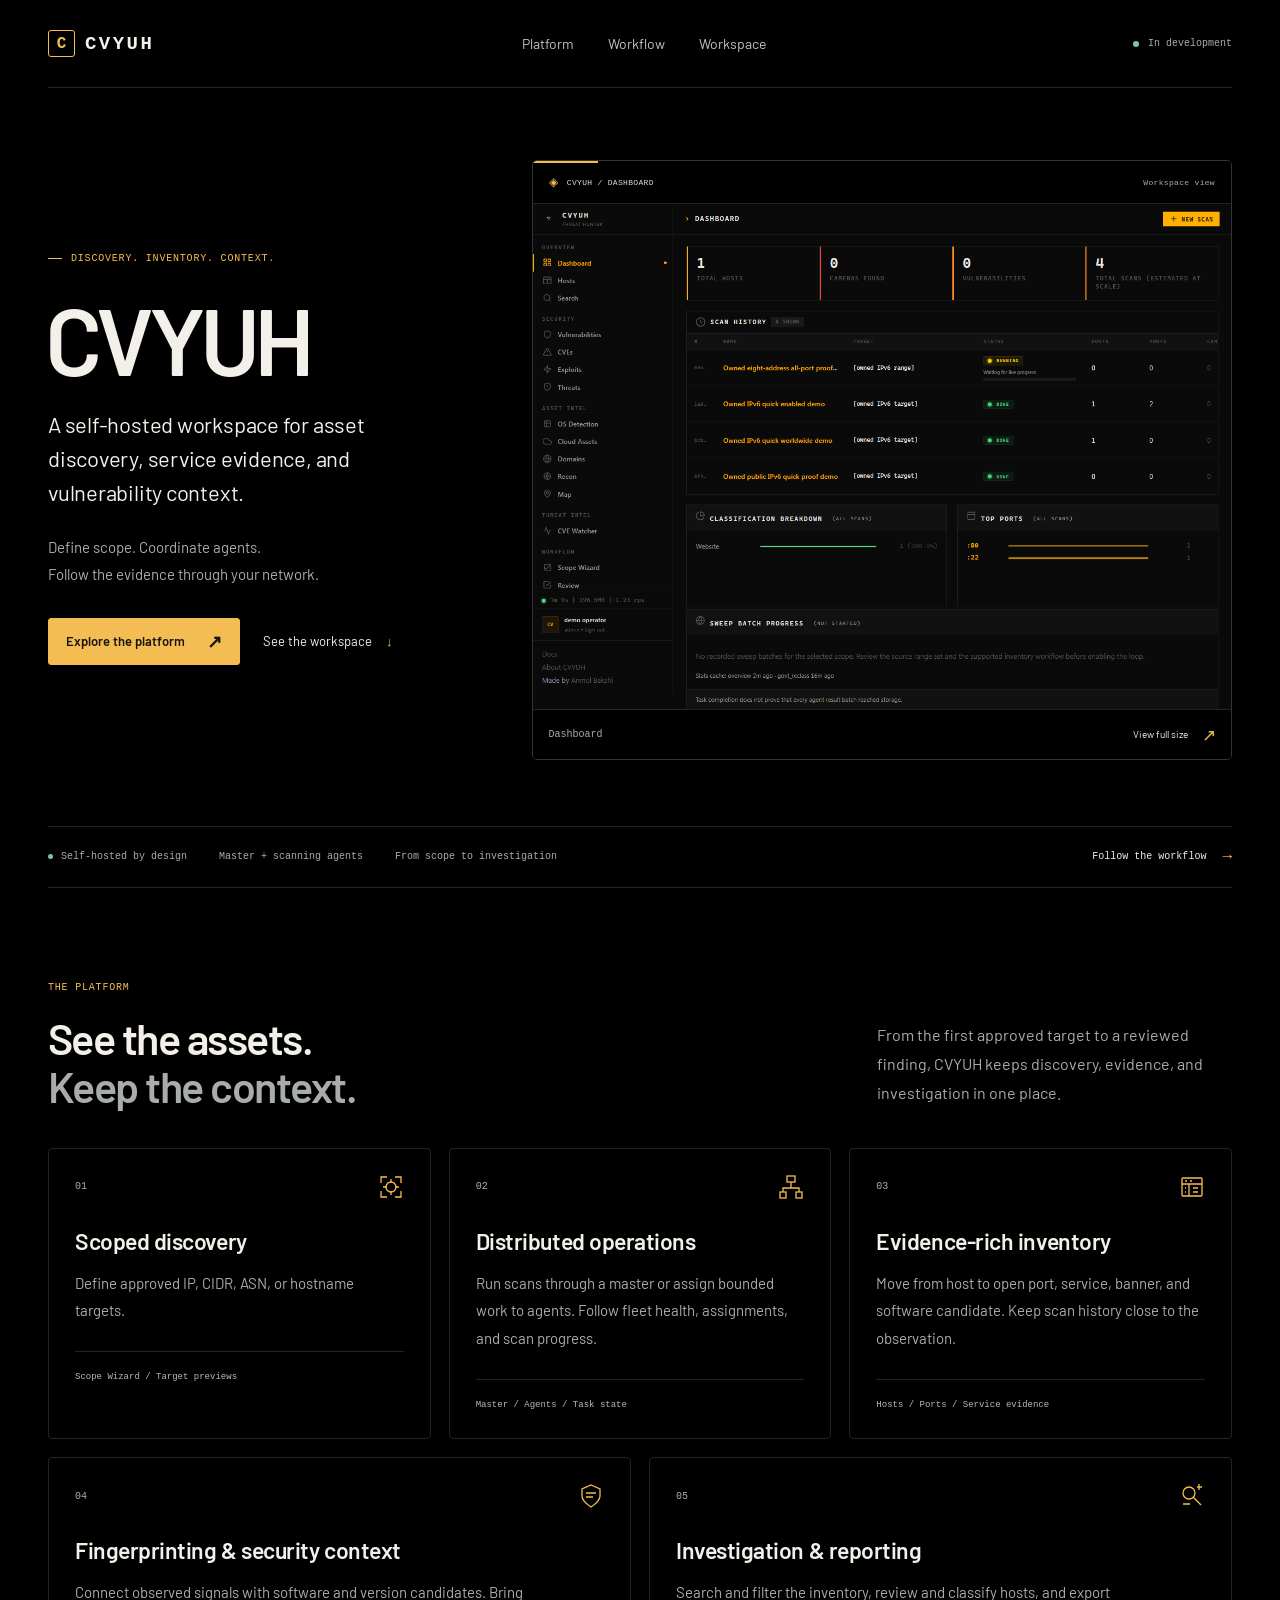
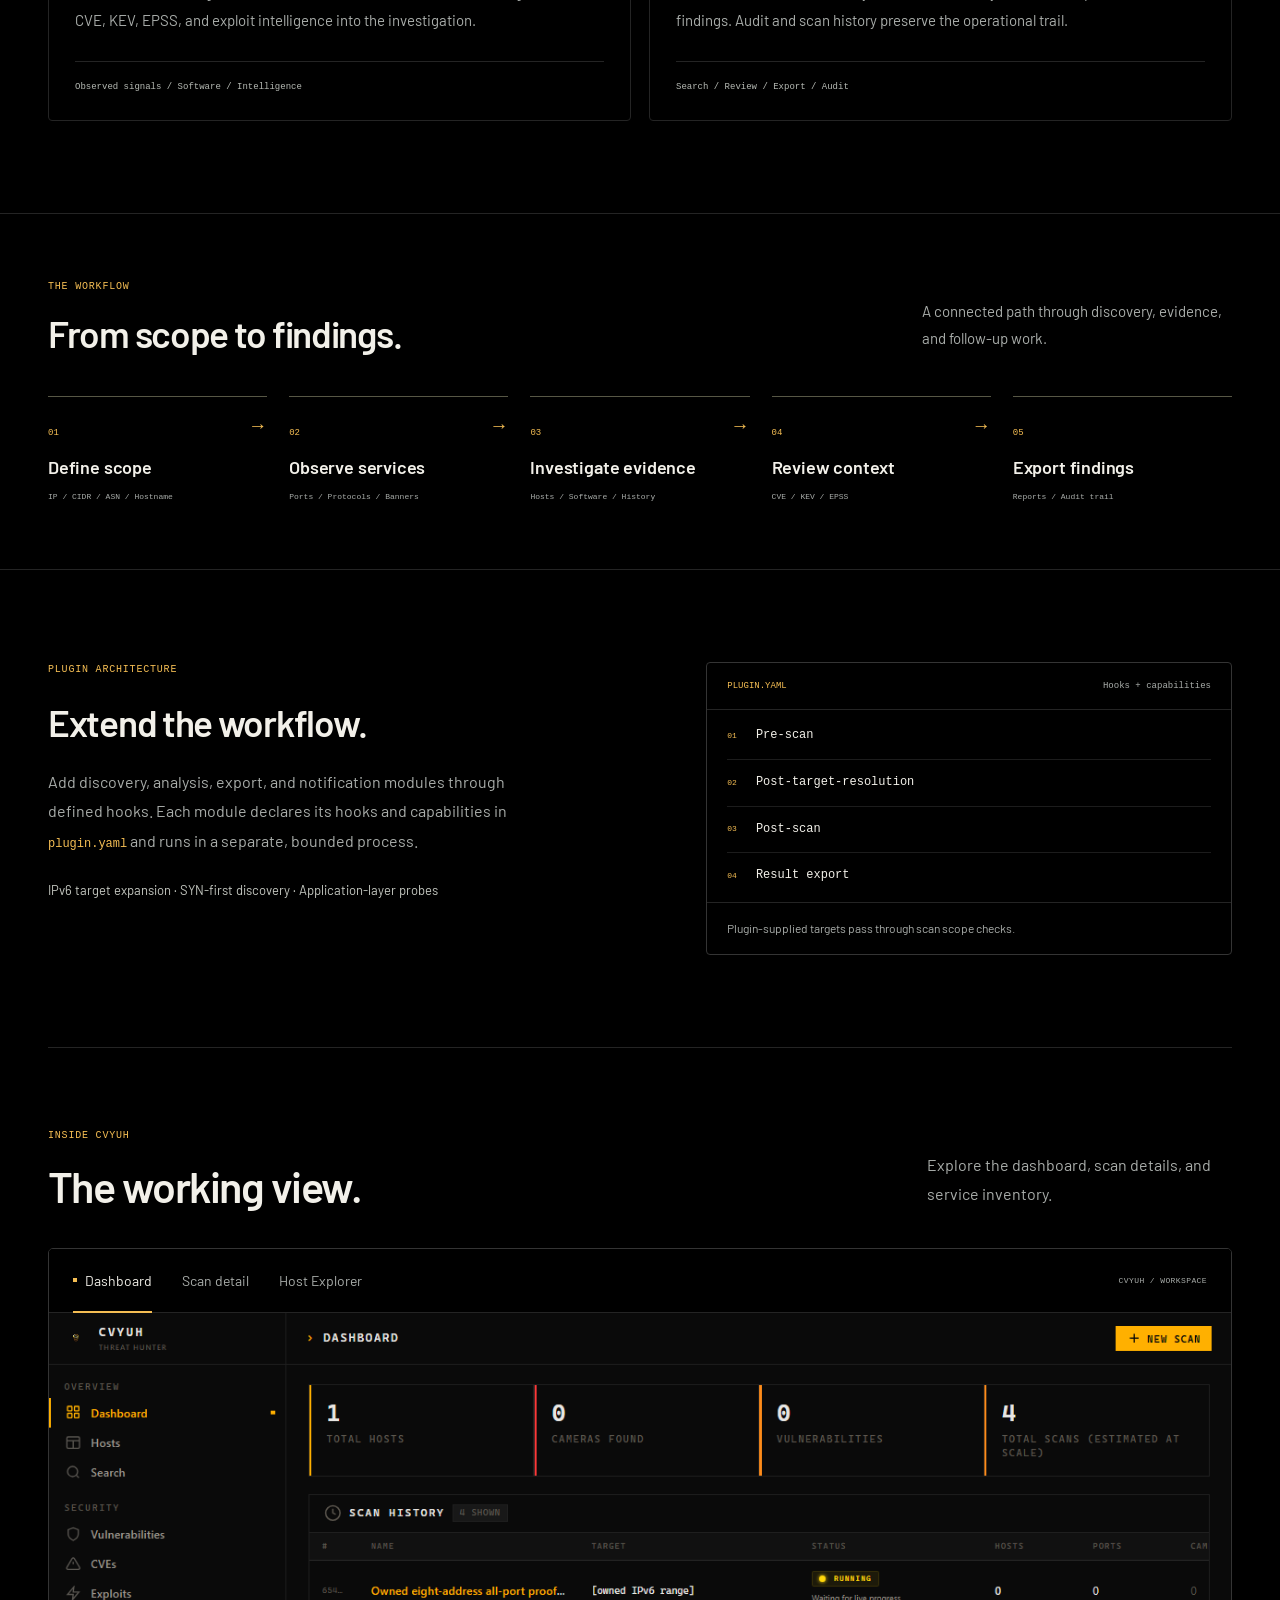
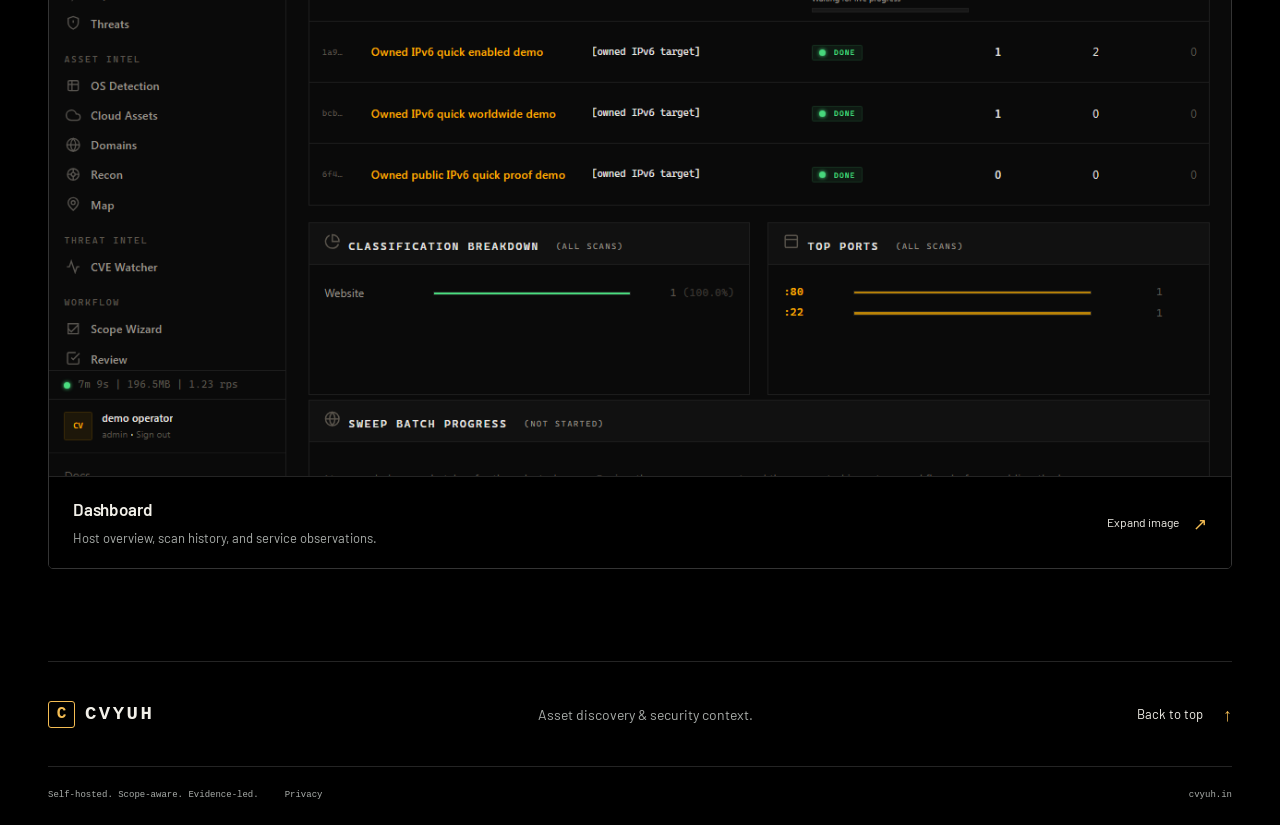
<file: index.html>
<!doctype html>
<html lang="en">
<head>
  <meta charset="utf-8">
  <meta name="referrer" content="no-referrer">
  <meta http-equiv="Content-Security-Policy" content="default-src 'none'; script-src 'self'; style-src 'self'; img-src 'self'; font-src 'self'; connect-src 'none'; object-src 'none'; base-uri 'none'; form-action 'none'; frame-src 'none'; media-src 'none'; worker-src 'none'">
  <meta name="viewport" content="width=device-width, initial-scale=1">
  <meta name="color-scheme" content="dark">
  <meta name="theme-color" content="#000000">
  <title>CVYUH — Asset discovery &amp; security context</title>
  <meta name="description" content="CVYUH is a self-hosted workspace for asset discovery, service evidence, and vulnerability context. Define scope, coordinate agents, and investigate your inventory.">
  <link rel="canonical" href="https://cvyuh.in/">
  <meta property="og:type" content="website">
  <meta property="og:site_name" content="CVYUH">
  <meta property="og:title" content="CVYUH — Asset discovery &amp; security context">
  <meta property="og:description" content="A self-hosted workspace for asset discovery, service evidence, and vulnerability context.">
  <meta property="og:url" content="https://cvyuh.in/">
  <meta property="og:image" content="https://cvyuh.in/assets/social.png">
  <meta property="og:image:width" content="1200">
  <meta property="og:image:height" content="630">
  <meta property="og:image:alt" content="CVYUH. Asset discovery. Security context.">
  <meta name="twitter:card" content="summary_large_image">
  <link rel="icon" href="assets/favicon.svg" type="image/svg+xml">
  <link rel="preload" href="assets/fonts/Barlow-Regular.ttf" as="font" type="font/ttf" crossorigin>
  <link rel="preload" href="assets/fonts/Barlow-SemiBold.ttf" as="font" type="font/ttf" crossorigin>
  <link rel="stylesheet" href="assets/style.css">
  <script src="assets/site.js" defer></script>
</head>
<body>
  <a class="skip-link" href="#main">Skip to content</a>
  <header class="site-header shell"><a class="brand" href="./" aria-label="CVYUH home"><span class="brand-mark" aria-hidden="true">C</span>CVYUH</a><nav aria-label="Main navigation"><a href="#platform">Platform</a><a href="#workflow">Workflow</a><a href="#workspace">Workspace</a></nav><span class="dev-status"><span aria-hidden="true"></span>In development</span></header>
  <main id="main">
    <section class="hero shell" aria-labelledby="title">
      <div class="hero-copy"><p class="eyebrow"><span aria-hidden="true"></span>Discovery. Inventory. Context.</p><h1 id="title">CVYUH</h1><p class="hero-description">A self-hosted workspace for asset discovery, service evidence, and vulnerability context.</p><p class="hero-detail">Define scope. Coordinate agents.<br>Follow the evidence through your network.</p><div class="hero-actions"><a class="button" href="#platform">Explore the platform <span aria-hidden="true">↗</span></a><a class="quiet-link" href="#workspace">See the workspace <span aria-hidden="true">↓</span></a></div></div>
      <figure class="hero-screen preview-panel"><div class="image-chrome"><span class="chrome-path"><span aria-hidden="true">◈</span>CVYUH / DASHBOARD</span><span class="chrome-note">Workspace view</span></div><div class="hero-image"><a class="preview-image-link" href="assets/previews/dashboard.webp" aria-label="Expand CVYUH dashboard screenshot"><img src="assets/previews/dashboard.webp" width="1280" height="950" alt="CVYUH dashboard with host metrics, scan history, classification, and port observations." fetchpriority="high" decoding="async"></a></div><figcaption><h3>Dashboard</h3><a class="expand-link" href="assets/previews/dashboard.webp">View full size <span aria-hidden="true">↗</span></a></figcaption></figure>
      <div class="system-strip"><span><i aria-hidden="true"></i>Self-hosted by design</span><span>Master + scanning agents</span><span>From scope to investigation</span><a href="#workflow">Follow the workflow <span aria-hidden="true">→</span></a></div>
    </section>

    <section class="platform shell section" id="platform" aria-labelledby="platform-title"><div class="section-top"><div><p class="eyebrow">The platform</p><h2 id="platform-title">See the assets.<br><span>Keep the context.</span></h2></div><p>From the first approved target to a reviewed finding, CVYUH keeps discovery, evidence, and investigation in one place.</p></div><div class="capability-grid">
      <article class="capability"><div class="capability-top"><span class="cap-number">01</span><svg width="26" height="26" viewBox="0 0 26 26" fill="none" aria-hidden="true"><path d="M3 9V3h6m8 0h6v6M3 17v6h6m8 0h6v-6" stroke="currentColor" stroke-width="1.3"/><circle cx="13" cy="13" r="5" stroke="currentColor" stroke-width="1.3"/><path d="M13 5v4m0 8v4M5 13h4m8 0h4" stroke="currentColor" stroke-width="1.3"/></svg></div><h3>Scoped discovery</h3><p>Define approved IP, CIDR, ASN, or hostname targets.</p><span class="capability-tag">Scope Wizard / Target previews</span></article>
      <article class="capability"><div class="capability-top"><span class="cap-number">02</span><svg width="26" height="26" viewBox="0 0 26 26" fill="none" aria-hidden="true"><rect x="9" y="2" width="8" height="6" stroke="currentColor" stroke-width="1.3"/><path d="M13 8v6M5 18v-4h16v4" stroke="currentColor" stroke-width="1.3"/><rect x="2" y="18" width="6" height="6" stroke="currentColor" stroke-width="1.3"/><rect x="18" y="18" width="6" height="6" stroke="currentColor" stroke-width="1.3"/></svg></div><h3>Distributed operations</h3><p>Run scans through a master or assign bounded work to agents. Follow fleet health, assignments, and scan progress.</p><span class="capability-tag">Master / Agents / Task state</span></article>
      <article class="capability"><div class="capability-top"><span class="cap-number">03</span><svg width="26" height="26" viewBox="0 0 26 26" fill="none" aria-hidden="true"><rect x="3" y="4" width="20" height="18" rx="1" stroke="currentColor" stroke-width="1.3"/><path d="M3 10h20M10 10v12M6 7h2m3 0h2M14 14h5m-5 4h5M6 14h1m-1 4h1" stroke="currentColor" stroke-width="1.3"/></svg></div><h3>Evidence-rich inventory</h3><p>Move from host to open port, service, banner, and software candidate. Keep scan history close to the observation.</p><span class="capability-tag">Hosts / Ports / Service evidence</span></article>
      <article class="capability wide"><div class="capability-top"><span class="cap-number">04</span><svg width="26" height="26" viewBox="0 0 26 26" fill="none" aria-hidden="true"><path d="m13 2 9 4v7c0 5-9 11-9 11S4 18 4 13V6Z" stroke="currentColor" stroke-width="1.3"/><path d="M8 10h10M8 14h7" stroke="currentColor" stroke-width="1.3"/></svg></div><h3>Fingerprinting &amp; security context</h3><p>Connect observed signals with software and version candidates. Bring CVE, KEV, EPSS, and exploit intelligence into the investigation.</p><span class="capability-tag">Observed signals / Software / Intelligence</span></article>
      <article class="capability wide"><div class="capability-top"><span class="cap-number">05</span><svg width="26" height="26" viewBox="0 0 26 26" fill="none" aria-hidden="true"><circle cx="10" cy="10" r="6" stroke="currentColor" stroke-width="1.3"/><path d="m14 14 8 8M18 4h5m-3-3v6M4 21h7" stroke="currentColor" stroke-width="1.3"/></svg></div><h3>Investigation &amp; reporting</h3><p>Search and filter the inventory, review and classify hosts, and export findings. Audit and scan history preserve the operational trail.</p><span class="capability-tag">Search / Review / Export / Audit</span></article>
    </div></section>

    <section class="workflow-section" id="workflow" aria-labelledby="workflow-title"><div class="shell"><div class="section-top"><div><p class="eyebrow">The workflow</p><h2 id="workflow-title">From scope to findings.</h2></div><p>A connected path through discovery, evidence, and follow-up work.</p></div><ol class="workflow"><li><span class="step-number">01</span><h3>Define scope</h3><p>IP / CIDR / ASN / Hostname</p></li><li><span class="step-number">02</span><h3>Observe services</h3><p>Ports / Protocols / Banners</p></li><li><span class="step-number">03</span><h3>Investigate evidence</h3><p>Hosts / Software / History</p></li><li><span class="step-number">04</span><h3>Review context</h3><p>CVE / KEV / EPSS</p></li><li><span class="step-number">05</span><h3>Export findings</h3><p>Reports / Audit trail</p></li></ol></div></section>

    <section class="plugins shell section" id="plugins" aria-labelledby="plugins-title"><div class="plugin-intro"><p class="eyebrow">Plugin architecture</p><h2 id="plugins-title">Extend the workflow.</h2><p>Add discovery, analysis, export, and notification modules through defined hooks. Each module declares its hooks and capabilities in <code>plugin.yaml</code> and runs in a separate, bounded process.</p><p class="plugin-examples">IPv6 target expansion · SYN-first discovery · Application-layer probes</p></div><div class="hook-panel"><div class="hook-panel-heading"><span>PLUGIN.YAML</span><span>Hooks + capabilities</span></div><ol class="hook-list"><li><span>01</span>Pre-scan</li><li><span>02</span>Post-target-resolution</li><li><span>03</span>Post-scan</li><li><span>04</span>Result export</li></ol><p>Plugin-supplied targets pass through scan scope checks.</p></div></section>

    <section class="workspace shell section" id="workspace" aria-labelledby="workspace-title"><div class="section-top"><div><p class="eyebrow">Inside CVYUH</p><h2 id="workspace-title">The working view.</h2></div><p>Explore the dashboard, scan details, and service inventory.</p></div><div class="product-viewer"><div class="viewer-toolbar"><div class="view-tabs" aria-label="Workspace screenshots"><a id="tab-dashboard" href="#view-dashboard" class="view-tab">Dashboard</a><a id="tab-scans" href="#view-scans" class="view-tab">Scan detail</a><a id="tab-hosts" href="#view-hosts" class="view-tab">Host Explorer</a></div><span class="viewer-label">CVYUH / WORKSPACE</span></div>
      <figure class="preview-panel" id="view-dashboard"><div class="screen-stage">
        <!-- preview:dashboard:start -->
        <a class="preview-image-link" href="assets/previews/dashboard.webp" aria-label="Expand dashboard screenshot"><img src="assets/previews/dashboard.webp" width="1280" height="950" alt="CVYUH dashboard with host metrics, scan history, classification, and port observations." loading="lazy" decoding="async"></a>
        <!-- preview:dashboard:end -->
      </div><figcaption class="screen-caption"><div><h3>Dashboard</h3><p>Host overview, scan history, and service observations.</p></div><a href="assets/previews/dashboard.webp" class="expand-link">Expand image <span aria-hidden="true">↗</span></a></figcaption></figure>
      <figure class="preview-panel" id="view-scans"><div class="screen-stage">
        <!-- preview:scans:start -->
        <a class="preview-image-link" href="assets/previews/scans.webp" aria-label="Expand scan detail screenshot"><img src="assets/previews/scans.webp" width="1280" height="1024" alt="CVYUH scan detail showing status, scan configuration, port observations, and software labels." loading="lazy" decoding="async"></a>
        <!-- preview:scans:end -->
      </div><figcaption class="screen-caption"><div><h3>Scan detail</h3><p>Configuration, progress, enrichment, and results in one view.</p></div><a href="assets/previews/scans.webp" class="expand-link">Expand image <span aria-hidden="true">↗</span></a></figcaption></figure>
      <figure class="preview-panel" id="view-hosts"><div class="screen-stage">
        <!-- preview:hosts:start -->
        <a class="preview-image-link" href="assets/previews/hosts.webp" aria-label="Expand Host Explorer screenshot"><img src="assets/previews/hosts.webp" width="1280" height="900" alt="CVYUH Host Explorer with search, filters, an IPv6 host entry, port observations, and service labels." loading="lazy" decoding="async"></a>
        <!-- preview:hosts:end -->
      </div><figcaption class="screen-caption"><div><h3>Host Explorer</h3><p>Searchable inventory with service and software context.</p></div><a href="assets/previews/hosts.webp" class="expand-link">Expand image <span aria-hidden="true">↗</span></a></figcaption></figure>
    </div></section>
  </main>
  <footer class="site-footer shell"><div class="footer-main"><a class="brand" href="./" aria-label="CVYUH home"><span class="brand-mark" aria-hidden="true">C</span>CVYUH</a><p>Asset discovery &amp; security context.</p><a class="back-top" href="#main">Back to top <span aria-hidden="true">↑</span></a></div><div class="footer-bottom"><span>Self-hosted. Scope-aware. Evidence-led.</span><a href="privacy.html">Privacy</a><span>cvyuh.in</span></div></footer>
  <dialog class="image-dialog" aria-labelledby="dialog-title"><div class="dialog-toolbar"><h2 id="dialog-title">CVYUH workspace</h2><button class="dialog-close" type="button" aria-label="Close expanded image">Close <span aria-hidden="true">×</span></button></div><div class="dialog-image-area"><img width="1280" height="1024" alt=""></div></dialog>
</body>
</html>
</file>
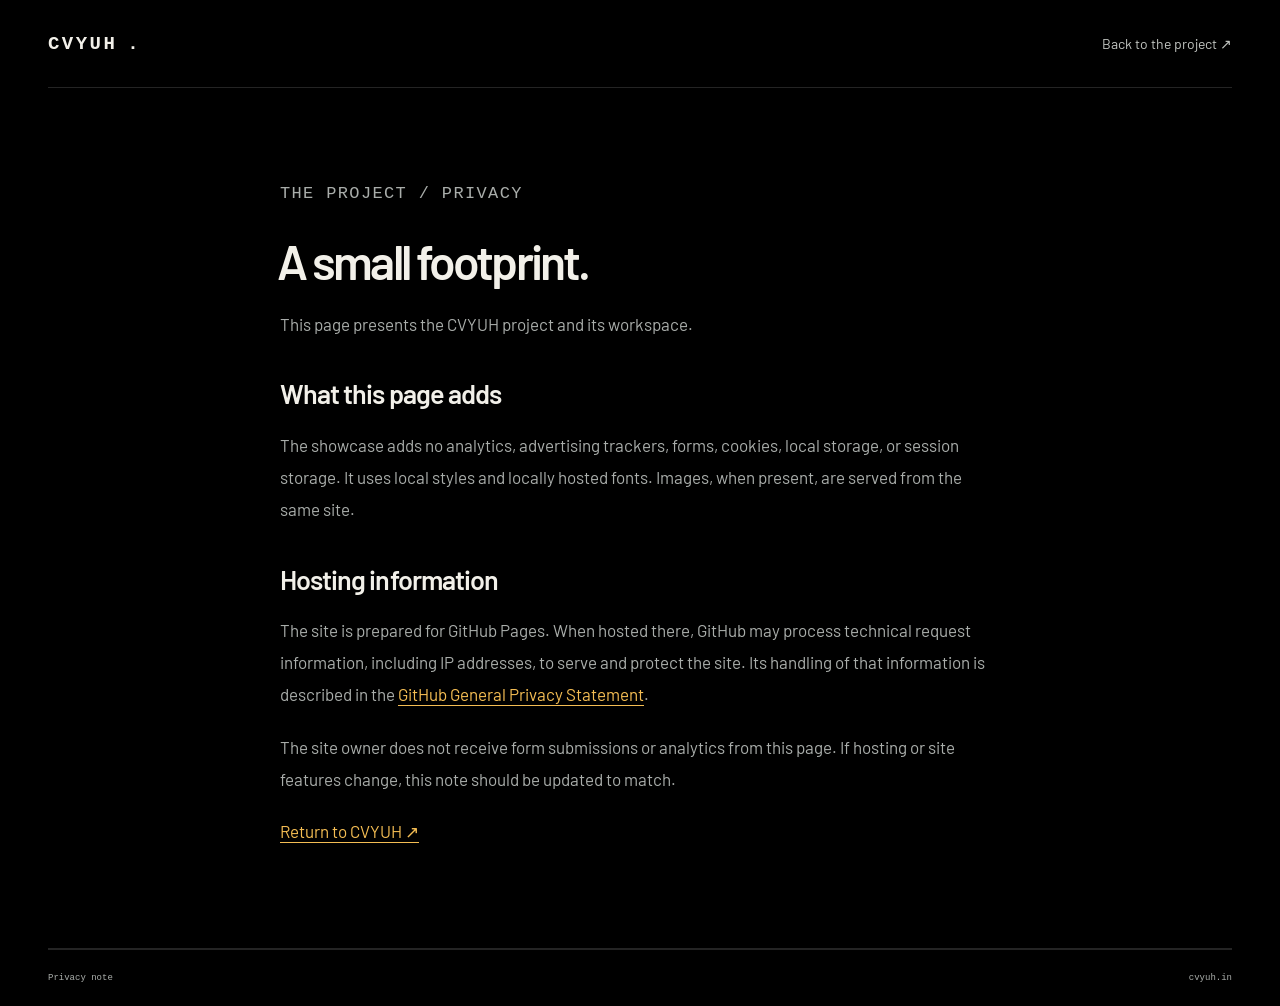
<file: privacy.html>
<!doctype html>
<html lang="en">
<head>
  <meta charset="utf-8">
  <meta name="referrer" content="no-referrer">
  <meta http-equiv="Content-Security-Policy" content="default-src 'none'; script-src 'none'; style-src 'self'; img-src 'self'; font-src 'self'; connect-src 'none'; object-src 'none'; base-uri 'none'; form-action 'none'; frame-src 'none'; media-src 'none'; worker-src 'none'">
  <meta name="viewport" content="width=device-width, initial-scale=1">
  <meta name="color-scheme" content="dark">
  <meta name="theme-color" content="#000000">
  <meta name="description" content="Privacy information for the static CVYUH project showcase.">
  <title>Privacy — CVYUH</title>
  <link rel="canonical" href="https://cvyuh.in/privacy.html">
  <link rel="icon" href="assets/favicon.svg" type="image/svg+xml">
  <link rel="stylesheet" href="assets/style.css">
</head>
<body>
  <a class="skip-link" href="#main">Skip to content</a>
  <header class="site-header wrap"><a class="brand" href="./" aria-label="CVYUH home">CVYUH<span class="brand-period">.</span></a><nav class="main-nav" aria-label="Main navigation"><a href="./">Back to the project <span aria-hidden="true">↗</span></a></nav></header>
  <main class="privacy-main wrap" id="main">
    <p class="eyebrow">The project / Privacy</p>
    <h1>A small footprint.</h1>
    <p>This page presents the CVYUH project and its workspace.</p>
    <h2>What this page adds</h2>
    <p>The showcase adds no analytics, advertising trackers, forms, cookies, local storage, or session storage. It uses local styles and locally hosted fonts. Images, when present, are served from the same site.</p>
    <h2>Hosting information</h2>
    <p>The site is prepared for GitHub Pages. When hosted there, GitHub may process technical request information, including IP addresses, to serve and protect the site. Its handling of that information is described in the <a href="https://docs.github.com/en/site-policy/privacy-policies/github-general-privacy-statement" rel="noreferrer">GitHub General Privacy Statement</a>.</p>
    <p>The site owner does not receive form submissions or analytics from this page. If hosting or site features change, this note should be updated to match.</p>
    <p><a href="./">Return to CVYUH <span aria-hidden="true">↗</span></a></p>
  </main>
  <footer class="site-footer wrap"><div class="footer-bottom"><span>Privacy note</span><span>cvyuh.in</span></div></footer>
</body>
</html>
</file>
<file: assets/style.css>
@font-face{font-family:Barlow;src:url('fonts/Barlow-Regular.ttf') format('truetype');font-weight:400;font-style:normal;font-display:swap}@font-face{font-family:Barlow;src:url('fonts/Barlow-SemiBold.ttf') format('truetype');font-weight:600 900;font-style:normal;font-display:swap}
:root{color-scheme:dark;--bg:#000000;--surface:#000000;--raised:#000000;--ink:#f2f0e9;--muted:#a9adaa;--amber:#f4bd53;--green:#7bc79c;--line:#242424;--mono:"Cascadia Code",Consolas,monospace;--font:Barlow,"Segoe UI",Arial,sans-serif}
*{box-sizing:border-box}html{scroll-behavior:smooth;scroll-padding-top:32px}body{margin:0;background:var(--bg);color:var(--ink);font-family:var(--font);font-size:16px;line-height:1.65;-webkit-font-smoothing:antialiased}a{color:inherit;text-decoration:none}h1,h2,h3,p,figure{margin:0}button{font:inherit;color:inherit}svg{display:block}::selection{color:#101111;background:var(--amber)}a:focus-visible,button:focus-visible{outline:2px solid var(--amber);outline-offset:5px}.shell,.wrap{width:min(1240px,calc(100% - 96px));margin-inline:auto}.skip-link{position:fixed;top:12px;left:12px;transform:translateY(-180%);z-index:50;padding:12px 18px;background:var(--amber);color:var(--bg)}.skip-link:focus{transform:none}.site-header{height:88px;display:flex;align-items:center;justify-content:space-between;gap:25px;border-bottom:1px solid var(--line)}.brand{font:600 19px var(--mono);letter-spacing:.13em;display:inline-flex;gap:10px;align-items:center}.brand-mark{font:600 16px var(--mono);display:grid;place-items:center;border:1px solid var(--amber);width:27px;height:27px;color:var(--amber);border-radius:3px;letter-spacing:0}.site-header nav,.main-nav{display:flex;gap:34px;font-size:14px}.site-header nav a{padding-block:14px;color:#c2c5c1;transition:color .18s}.site-header nav a:hover{color:var(--amber)}.dev-status{display:inline-flex;gap:9px;align-items:center;font:10px var(--mono);color:var(--muted)}.dev-status>span{width:6px;height:6px;border-radius:50%;background:var(--green)}.hero{display:grid;grid-template-columns:.85fr 1.35fr;gap:56px 44px;align-items:center;padding-top:72px}.hero-copy{padding-bottom:4px}.eyebrow{font:10px/1.6 var(--mono);text-transform:uppercase;letter-spacing:.08em;color:var(--amber);margin-bottom:24px;display:flex;align-items:center;gap:9px}.hero .eyebrow>span{width:14px;height:1px;background:var(--amber)}h1{font-size:clamp(78px,7.4vw,112px);font-weight:600;letter-spacing:-.06em;line-height:1;margin-left:-3px}.hero-description{font-size:22px;line-height:1.55;letter-spacing:-.01em;margin-top:22px;max-width:410px}.hero-detail{color:var(--muted);font-size:15px;line-height:1.8;margin-top:24px}.hero-actions{display:flex;align-items:center;gap:23px;flex-wrap:wrap;margin-top:30px}.button{display:inline-flex;align-items:center;gap:22px;padding:12px 17px;border:1px solid var(--amber);border-radius:3px;background:var(--amber);color:#18150d;font-weight:600;font-size:13px;min-height:47px;transition:background .18s,transform .18s}.button:hover{background:#ffd483;transform:translateY(-2px)}.button span{font-size:18px;line-height:1}.quiet-link{font-size:13px;display:inline-flex;align-items:center;gap:14px;padding-block:12px}.quiet-link span{color:var(--amber)}.hero-screen{border:1px solid #343434;border-radius:5px;overflow:hidden;box-shadow:14px 18px 0 #080808;position:relative;background:#000000}.hero-screen:before{position:absolute;content:"";height:2px;background:var(--amber);width:65px;left:0;top:0}.image-chrome{min-height:43px;display:flex;justify-content:space-between;align-items:center;gap:20px;padding:10px 16px;background:#000000;border-bottom:1px solid var(--line);font:8px var(--mono);letter-spacing:.04em}.chrome-path{display:flex;align-items:center;gap:8px;color:#deded6}.chrome-path>span{color:var(--amber);font-size:12px}.chrome-note{color:var(--muted);font-size:8px}.hero-image{aspect-ratio:1.38;overflow:hidden}.preview-image-link{display:block;width:100%;height:100%;cursor:zoom-in}.preview-image-link img{display:block;width:100%;height:auto;object-position:top}.preview-image-link:focus-visible{outline-offset:-5px}.hero-screen figcaption{padding:10px 15px;background:#000000;border-top:1px solid var(--line);display:flex;justify-content:space-between;align-items:center;gap:20px}.hero-screen h3{font:10px var(--mono);color:var(--muted);letter-spacing:0}.expand-link{display:inline-flex;align-items:center;gap:14px;white-space:nowrap;font-size:12px;min-height:32px}.expand-link>span{color:var(--amber);font-size:17px}.hero-screen .expand-link{font-size:10px;min-height:26px}.system-strip{grid-column:1/-1;display:flex;align-items:center;gap:32px;border-block:1px solid var(--line);padding-block:21px;font:10px var(--mono);color:var(--muted);letter-spacing:0;margin-top:10px}.system-strip>span{display:flex;align-items:center;gap:8px}.system-strip i{width:5px;height:5px;background:var(--green);display:inline-block;border-radius:50%}.system-strip>a{margin-left:auto;display:flex;gap:16px;align-items:center;color:var(--ink)}.system-strip>a>span{color:var(--amber);font-size:16px}.section{padding-block:92px}.section-top{display:flex;justify-content:space-between;align-items:end;gap:60px;margin-bottom:38px}.section-top .eyebrow{margin-bottom:18px}h2{font-size:43px;font-weight:600;letter-spacing:-.035em;line-height:1.12}h2>span{color:var(--muted)}.section-top>p{font-size:16px;color:var(--muted);line-height:1.8;max-width:355px;padding-bottom:2px}.capability-grid{display:grid;grid-template-columns:repeat(6,1fr);gap:18px}.capability{grid-column:span 2;background:var(--surface);border:1px solid var(--line);border-radius:4px;padding:25px 26px;transition:border-color .18s}.capability:hover{border-color:#686349}.capability.wide{grid-column:span 3}.capability-top{display:flex;align-items:center;justify-content:space-between;margin-bottom:27px;color:var(--amber)}.cap-number{font:10px var(--mono);color:var(--muted)}.capability h3{font-size:23px;line-height:1.3;font-weight:600;letter-spacing:-.02em}.capability>p{font-size:15px;color:var(--muted);line-height:1.85;margin-top:13px;max-width:480px}.capability-tag{display:block;border-top:1px solid var(--line);padding-top:17px;margin-top:26px;color:#b6bab4;font:9px/1.8 var(--mono);letter-spacing:0}.workflow-section{border-block:1px solid var(--line);background:#000000;padding-block:65px}.workflow-section .section-top{margin-bottom:42px}.workflow-section h2{font-size:37px}.workflow-section .section-top>p{max-width:310px;font-size:15px}.workflow{display:grid;grid-template-columns:repeat(5,1fr);list-style:none;padding:0;margin:0;gap:22px}.workflow li{border-top:1px solid #575745;padding-top:19px;position:relative}.workflow li:not(:last-child):after{content:"→";position:absolute;right:0;top:12px;color:var(--amber);font-size:19px}.step-number{font:9px var(--mono);color:var(--amber)}.workflow h3{font-size:18px;font-weight:600;margin-top:12px;line-height:1.4;letter-spacing:-.01em}.workflow p{font:8px/1.8 var(--mono);color:var(--muted);margin-top:10px;letter-spacing:0}.workspace .section-top>p{max-width:305px}.product-viewer{border:1px solid #343434;border-radius:5px;overflow:hidden;background:#000000;box-shadow:0 18px 65px #0002}.viewer-toolbar{display:flex;justify-content:space-between;align-items:center;gap:20px;background:#000000;border-bottom:1px solid var(--line);padding-inline:24px;min-height:64px}.view-tabs{display:flex;gap:30px;align-self:stretch}.view-tab{display:flex;align-items:center;gap:8px;font-size:14px;color:var(--muted);border-bottom:2px solid transparent;padding-block:17px;margin-bottom:-1px;white-space:nowrap}.view-tab[aria-selected=true]{border-color:var(--amber);color:var(--ink)}.view-tab[aria-selected=true]:before{content:"";width:4px;height:4px;background:var(--amber)}.view-tab:hover{color:var(--ink)}.viewer-label{font:8px var(--mono);color:var(--muted);letter-spacing:.05em}.preview-panel[hidden]{display:none}.screen-stage{aspect-ratio:1.55;background:#000000;overflow:hidden}.screen-stage img{height:auto}.screen-caption{background:#000000;padding:18px 24px;display:flex;justify-content:space-between;align-items:center;gap:25px;border-top:1px solid var(--line)}.screen-caption h3{font-size:17px;font-weight:600;letter-spacing:-.01em}.screen-caption p{font-size:13px;line-height:1.8;color:var(--muted);margin-top:4px}.screen-caption .expand-link{font-size:12px;min-height:36px}.site-footer{border-top:1px solid var(--line)}.footer-main{display:flex;align-items:center;justify-content:space-between;gap:25px;padding-block:34px}.footer-main p{font-size:14px;color:var(--muted)}.back-top{display:inline-flex;align-items:center;gap:20px;font-size:13px;min-height:36px}.back-top>span{color:var(--amber);font-size:18px}.footer-bottom{display:flex;gap:26px;border-top:1px solid var(--line);padding-block:20px;font:9px/1.8 var(--mono);color:var(--muted);letter-spacing:0}.footer-bottom>span:last-child{margin-left:auto}.image-dialog{background:var(--bg);color:var(--ink);border:1px solid #5f655e;border-radius:5px;padding:0;width:min(1400px,96vw);max-width:96vw;max-height:94dvh;box-shadow:0 30px 100px #0009}.image-dialog::backdrop{background:#060908eb}.dialog-toolbar{position:sticky;top:0;z-index:1;display:flex;align-items:center;justify-content:space-between;gap:20px;padding:12px 20px;background:var(--raised);border-bottom:1px solid var(--line)}.dialog-toolbar h2{font:12px var(--mono);letter-spacing:0;line-height:1.7}.dialog-close{background:transparent;border:1px solid #747b70;border-radius:3px;display:flex;align-items:center;gap:16px;padding:8px 13px;font-size:13px;cursor:pointer;min-height:43px}.dialog-close>span{font-size:22px;line-height:1;color:var(--amber)}.dialog-image-area img{display:block;width:100%;height:auto;background:#000000}html.dialog-open{overflow:hidden}.privacy-main{max-width:720px;padding-block:70px 100px;min-height:65vh}.privacy-main .eyebrow{margin-bottom:25px}.privacy-main h1{font-size:48px;line-height:1.1}.privacy-main h2{font-size:27px;margin-top:38px;margin-bottom:16px}.privacy-main p{color:var(--muted);font-size:17px;line-height:1.9;margin-top:20px}.privacy-main a{color:var(--amber);text-decoration:underline;text-underline-offset:4px}
.plugins{display:grid;grid-template-columns:1.1fr 1fr;gap:80px;border-bottom:1px solid var(--line)}.plugin-intro h2{font-size:37px}.plugin-intro>p:not(.eyebrow){font-size:16px;color:var(--muted);line-height:1.85;margin-top:23px;max-width:510px}.plugin-intro code{font:12px var(--mono);color:var(--amber)}.plugin-intro .plugin-examples{font-size:13px!important;color:#c5c8c1!important}.hook-panel{border:1px solid #343434;border-radius:4px;background:#000000;align-self:start}.hook-panel-heading{display:flex;justify-content:space-between;gap:20px;padding:15px 20px;border-bottom:1px solid var(--line);font:9px/1.8 var(--mono);color:var(--muted)}.hook-panel-heading>span:first-child{color:var(--amber)}.hook-list{list-style:none;margin:0;padding:3px 20px}.hook-list li{font:12px/1.8 var(--mono);display:flex;gap:19px;align-items:center;padding:12px 0;border-bottom:1px solid #1c1c1c}.hook-list li:last-child{border-bottom:0}.hook-list li>span{font-size:8px;color:var(--amber)}.hook-panel>p{font-size:12px;color:var(--muted);padding:15px 20px;border-top:1px solid var(--line);line-height:1.8}.plugins+.workspace{padding-top:80px}
@media(min-width:1550px){.hero{padding-top:90px;column-gap:65px}.hero-description{font-size:24px}.hero-detail{font-size:16px}}
@media(max-width:1100px){.shell,.wrap{width:calc(100% - 64px)}.hero{grid-template-columns:.9fr 1.1fr;gap:40px 30px;padding-top:55px}.hero-description{font-size:20px}.hero-detail{font-size:14px}.hero-actions{gap:12px;margin-top:24px}.button{font-size:12px;padding:11px 14px;gap:16px}.quiet-link{font-size:12px}.hero-screen{box-shadow:9px 12px 0 #080808}.hero-image{aspect-ratio:1.12}.hero-image img{width:auto;height:100%;max-width:none}.hero h1{font-size:82px}.system-strip{gap:24px;font-size:8px}.capability{padding:22px}.capability h3{font-size:21px}.capability>p{font-size:14px}.capability-tag{font-size:8px}.section{padding-block:74px}.section-top{gap:40px}h2{font-size:38px}.section-top>p{font-size:15px;max-width:310px}.workflow{gap:18px}.workflow h3{font-size:16px}.workflow p{font-size:7px}.viewer-toolbar{min-height:59px}}
@media(max-width:760px){.shell,.wrap{width:calc(100% - 40px)}.site-header{height:75px;gap:18px}.brand{font-size:17px;gap:8px}.brand-mark{width:24px;height:24px;font-size:14px}.site-header nav,.main-nav{gap:21px;font-size:13px}.dev-status{display:none}.hero{grid-template-columns:1fr;padding-top:43px;gap:34px}.hero-copy{padding:0}.hero .eyebrow{font-size:9px;letter-spacing:.03em;margin-bottom:24px}.hero h1{font-size:clamp(80px,17vw,118px);letter-spacing:-.06em}.hero-description{font-size:22px;max-width:520px;line-height:1.55;margin-top:22px}.hero-detail{font-size:15px;line-height:1.8;margin-top:21px}.hero-actions{margin-top:24px;gap:23px}.button{font-size:13px;padding:12px 15px;gap:16px}.quiet-link{font-size:13px;gap:12px}.hero-screen{box-shadow:7px 9px 0 #080808;max-width:100%;width:100%}.hero-image{aspect-ratio:1.35}.hero-image img{width:100%;height:auto}.image-chrome{min-height:38px;padding:10px 12px;font-size:7px}.chrome-note{font-size:7px}.hero-screen figcaption{padding:8px 12px}.hero-screen h3{font-size:9px}.hero-screen .expand-link{font-size:10px;min-height:31px}.system-strip{margin-top:4px;flex-wrap:wrap;gap:16px 21px;padding-block:20px;font-size:8px;line-height:1.7}.system-strip>span:nth-child(3){display:none}.system-strip>a{margin-left:0;width:100%;font-size:9px}.section{padding-block:59px}.section-top{display:block;margin-bottom:29px}.eyebrow{font-size:9px;margin-bottom:17px}.section-top .eyebrow{margin-bottom:17px}h2{font-size:36px;line-height:1.13}.section-top>p{font-size:15px;max-width:100%;margin-top:22px;line-height:1.8}.capability-grid{grid-template-columns:1fr;gap:14px}.capability,.capability.wide{grid-column:auto;padding:23px 24px}.capability-top{margin-bottom:19px}.capability h3{font-size:23px}.capability>p{font-size:15px;line-height:1.8;margin-top:12px;max-width:100%}.capability-tag{font-size:9px;margin-top:21px;padding-top:14px}.workflow-section{padding-block:48px}.workflow-section h2{font-size:33px}.workflow-section .section-top{margin-bottom:30px}.workflow-section .section-top>p{max-width:100%;font-size:15px}.workflow{grid-template-columns:1fr;gap:0}.workflow li{display:grid;grid-template-columns:31px 1fr;gap:0 15px;padding:19px 0;border-top-color:var(--line)}.workflow li:last-child{border-bottom:1px solid var(--line)}.step-number{grid-column:1;grid-row:1/3;padding-top:5px;font-size:9px}.workflow h3{grid-column:2;font-size:19px;margin:0;line-height:1.5}.workflow p{grid-column:2;font-size:9px;margin-top:4px}.workflow li:not(:last-child):after{right:3px;top:23px;content:"↓";font-size:16px}.workspace .section-top>p{max-width:100%}.viewer-toolbar{display:block;padding:0 13px;min-height:56px}.view-tabs{gap:0;justify-content:space-between;min-height:56px}.view-tab{font-size:13px;padding-block:17px;gap:6px}.viewer-label{display:none}.screen-stage{aspect-ratio:1.3}.screen-caption{padding:14px;gap:13px;align-items:start}.screen-caption h3{font-size:17px}.screen-caption p{font-size:12px;margin-top:6px;max-width:220px;line-height:1.7}.screen-caption .expand-link{font-size:11px;gap:6px;min-width:65px;min-height:36px}.footer-main{flex-wrap:wrap;justify-content:start;padding-block:30px;gap:21px}.footer-main>.brand{width:100%}.footer-main p{font-size:13px;width:calc(100% - 115px)}.back-top{font-size:11px;gap:15px}.footer-bottom{font-size:8px;gap:14px;flex-wrap:wrap;padding-block:18px}.footer-bottom>span:first-child{width:100%}.footer-bottom>span:last-child{margin-left:auto}.dialog-toolbar{padding:10px 12px;gap:15px}.dialog-toolbar h2{font-size:10px}.dialog-close{font-size:12px;padding:7px 10px;gap:10px}.privacy-main{padding-block:50px 70px}.privacy-main h1{font-size:40px}.privacy-main h2{font-size:26px}.privacy-main p{font-size:16px}}
@media(max-width:1000px){.plugins{gap:40px}.hook-list li{font-size:11px}}
@media(max-width:760px){.plugins{grid-template-columns:1fr;gap:30px}.plugin-intro h2{font-size:33px}.plugin-intro>p:not(.eyebrow){font-size:15px;max-width:100%;margin-top:20px}.plugin-intro .plugin-examples{font-size:12px!important}.hook-panel-heading{font-size:8px;padding:14px 17px;gap:12px}.hook-list{padding:3px 17px}.hook-list li{font-size:11px}.hook-panel>p{font-size:12px;padding:14px 17px}.plugins+.workspace{padding-top:59px}}
@media(max-width:760px){.brand{padding-block:10px}.hero-screen .expand-link,.screen-caption .expand-link,.back-top,.dialog-close{min-height:44px}.footer-bottom{align-items:center}.footer-bottom>a{display:inline-flex;align-items:center;min-height:44px;padding-inline:8px;font-size:12px}.footer-bottom>span:last-child{font-size:10px}.hero-screen figcaption{padding-block:3px}.screen-caption{align-items:center}}
@media(max-width:380px){.shell,.wrap{width:calc(100% - 32px)}.site-header{gap:10px}.site-header nav{gap:15px;font-size:12px}.brand{font-size:16px}.brand-mark{width:22px;height:22px}.hero-actions{gap:16px}.button{font-size:12px;padding:11px 13px}.quiet-link{font-size:12px}.hero-description{font-size:21px}.system-strip{gap:13px}.capability{padding:22px}.view-tab{font-size:12px}}
@media(prefers-reduced-motion:reduce){html{scroll-behavior:auto}*,*:before,*:after{transition:none!important;animation:none!important}}
@media(forced-colors:active){.button,.brand-mark,.capability,.view-tab[aria-selected=true],.hero-screen{border-color:CanvasText}.dev-status>span,.system-strip i{background:CanvasText}}
@media print{body{background:white;color:black}.site-header,.site-footer,.hero-actions,.viewer-toolbar,.expand-link,.image-dialog{display:none}.shell,.wrap{width:100%}.section,.hero,.workflow-section{padding-block:20px}.hero,.section-top{display:block}.hero-screen,.product-viewer{box-shadow:none}.capability,.screen-caption,.workflow-section{background:white}.preview-panel[hidden]{display:block}.screen-stage{aspect-ratio:auto}.preview-image-link img{height:auto}.workflow{display:block}p,h1,h2,h3,.eyebrow,.capability-tag{color:black!important}}


.hero-screen,.product-viewer{box-shadow:none}
</file>
